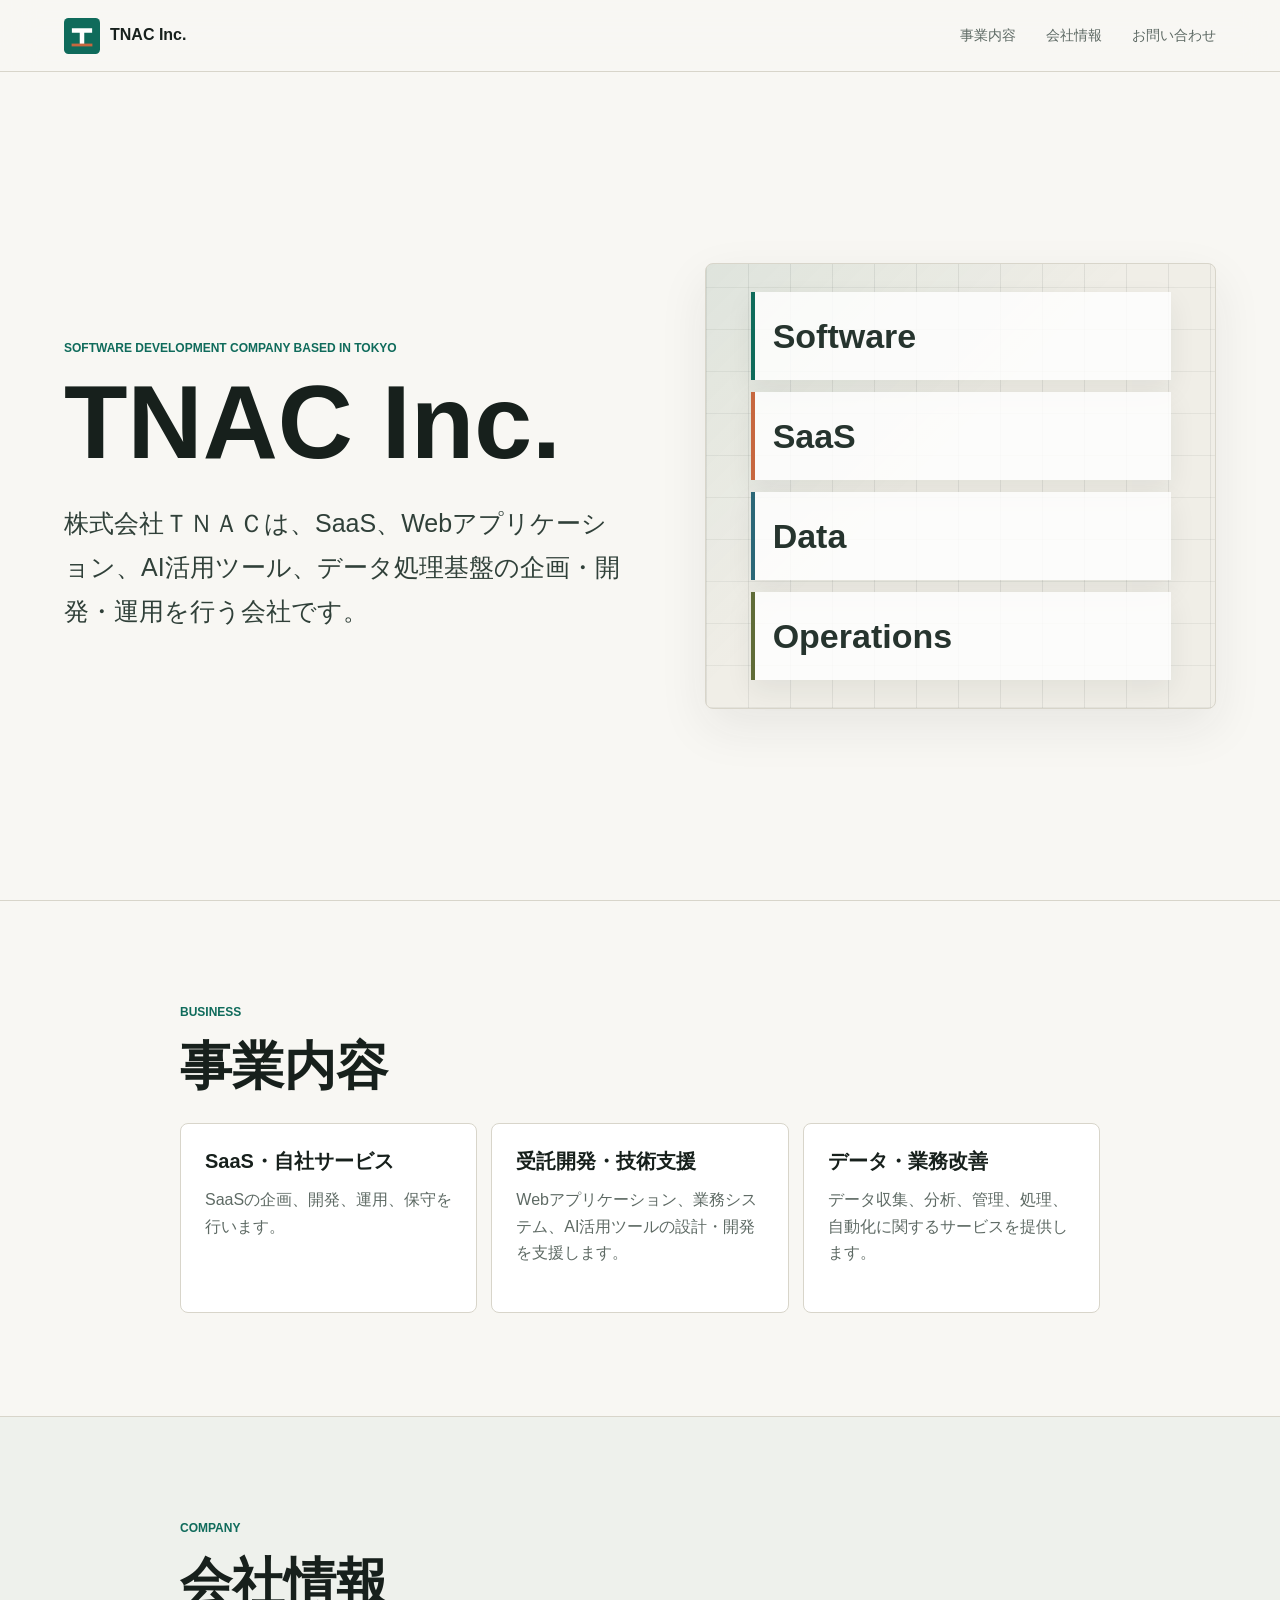
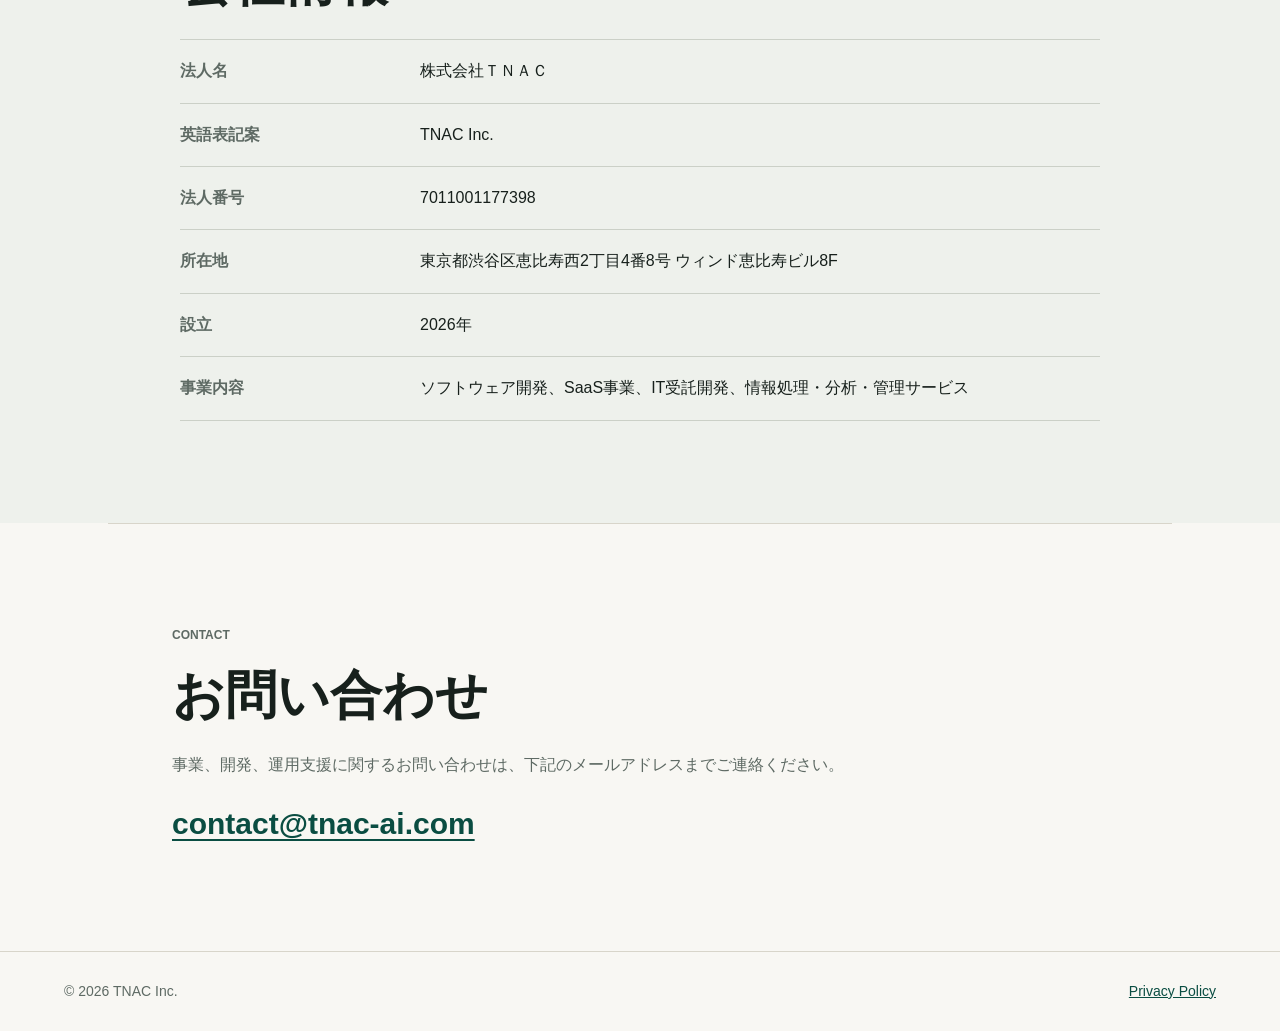
<file: index.html>
<!doctype html>
<html lang="ja">
  <head>
    <meta charset="utf-8">
    <meta name="viewport" content="width=device-width, initial-scale=1">
    <title>TNAC Inc. | 株式会社ＴＮＡＣ</title>
    <meta name="description" content="株式会社ＴＮＡＣは、ソフトウェア開発、SaaS事業、IT受託開発、情報処理・分析・管理サービスを提供する東京の会社です。">
    <meta property="og:title" content="TNAC Inc. | 株式会社ＴＮＡＣ">
    <meta property="og:description" content="Software development, SaaS, IT consulting, data processing, and operational support.">
    <meta property="og:type" content="website">
    <link rel="icon" href="assets/mark.svg" type="image/svg+xml">
    <link rel="stylesheet" href="styles.css">
  </head>
  <body>
    <header class="site-header" aria-label="Site header">
      <a class="brand" href="./" aria-label="TNAC Inc. home">
        <img src="assets/mark.svg" alt="" width="36" height="36">
        <span>TNAC Inc.</span>
      </a>
      <nav class="nav" aria-label="Primary navigation">
        <a href="#business">事業内容</a>
        <a href="#company">会社情報</a>
        <a href="#contact">お問い合わせ</a>
      </nav>
    </header>

    <main>
      <section class="hero" aria-labelledby="hero-title">
        <div class="hero-copy">
          <p class="eyebrow">Software development company based in Tokyo</p>
          <h1 id="hero-title">TNAC Inc.</h1>
          <p class="lead">
            株式会社ＴＮＡＣは、SaaS、Webアプリケーション、AI活用ツール、データ処理基盤の企画・開発・運用を行う会社です。
          </p>
        </div>
        <div class="hero-visual" aria-label="TNAC service areas">
          <div class="signal-panel">
            <span>Software</span>
            <span>SaaS</span>
            <span>Data</span>
            <span>Operations</span>
          </div>
        </div>
      </section>

      <section class="section" id="business" aria-labelledby="business-title">
        <div class="section-heading">
          <p class="eyebrow">Business</p>
          <h2 id="business-title">事業内容</h2>
        </div>
        <div class="service-grid">
          <article>
            <h3>SaaS・自社サービス</h3>
            <p>SaaSの企画、開発、運用、保守を行います。</p>
          </article>
          <article>
            <h3>受託開発・技術支援</h3>
            <p>Webアプリケーション、業務システム、AI活用ツールの設計・開発を支援します。</p>
          </article>
          <article>
            <h3>データ・業務改善</h3>
            <p>データ収集、分析、管理、処理、自動化に関するサービスを提供します。</p>
          </article>
        </div>
      </section>

      <section class="section company-band" id="company" aria-labelledby="company-title">
        <div class="section-heading">
          <p class="eyebrow">Company</p>
          <h2 id="company-title">会社情報</h2>
        </div>
        <dl class="company-list">
          <div>
            <dt>法人名</dt>
            <dd>株式会社ＴＮＡＣ</dd>
          </div>
          <div>
            <dt>英語表記案</dt>
            <dd>TNAC Inc.</dd>
          </div>
          <div>
            <dt>法人番号</dt>
            <dd>7011001177398</dd>
          </div>
          <div>
            <dt>所在地</dt>
            <dd>東京都渋谷区恵比寿西2丁目4番8号 ウィンド恵比寿ビル8F</dd>
          </div>
          <div>
            <dt>設立</dt>
            <dd>2026年</dd>
          </div>
          <div>
            <dt>事業内容</dt>
            <dd>ソフトウェア開発、SaaS事業、IT受託開発、情報処理・分析・管理サービス</dd>
          </div>
        </dl>
      </section>

      <section class="section contact-section" id="contact" aria-labelledby="contact-title">
        <div class="section-heading">
          <p class="eyebrow">Contact</p>
          <h2 id="contact-title">お問い合わせ</h2>
        </div>
        <p>
          事業、開発、運用支援に関するお問い合わせは、下記のメールアドレスまでご連絡ください。
        </p>
        <a class="mail-link" href="mailto:contact@tnac-ai.com">contact@tnac-ai.com</a>
      </section>
    </main>

    <footer class="site-footer">
      <span>&copy; 2026 TNAC Inc.</span>
      <a href="privacy.html">Privacy Policy</a>
    </footer>
  </body>
</html>
</file>
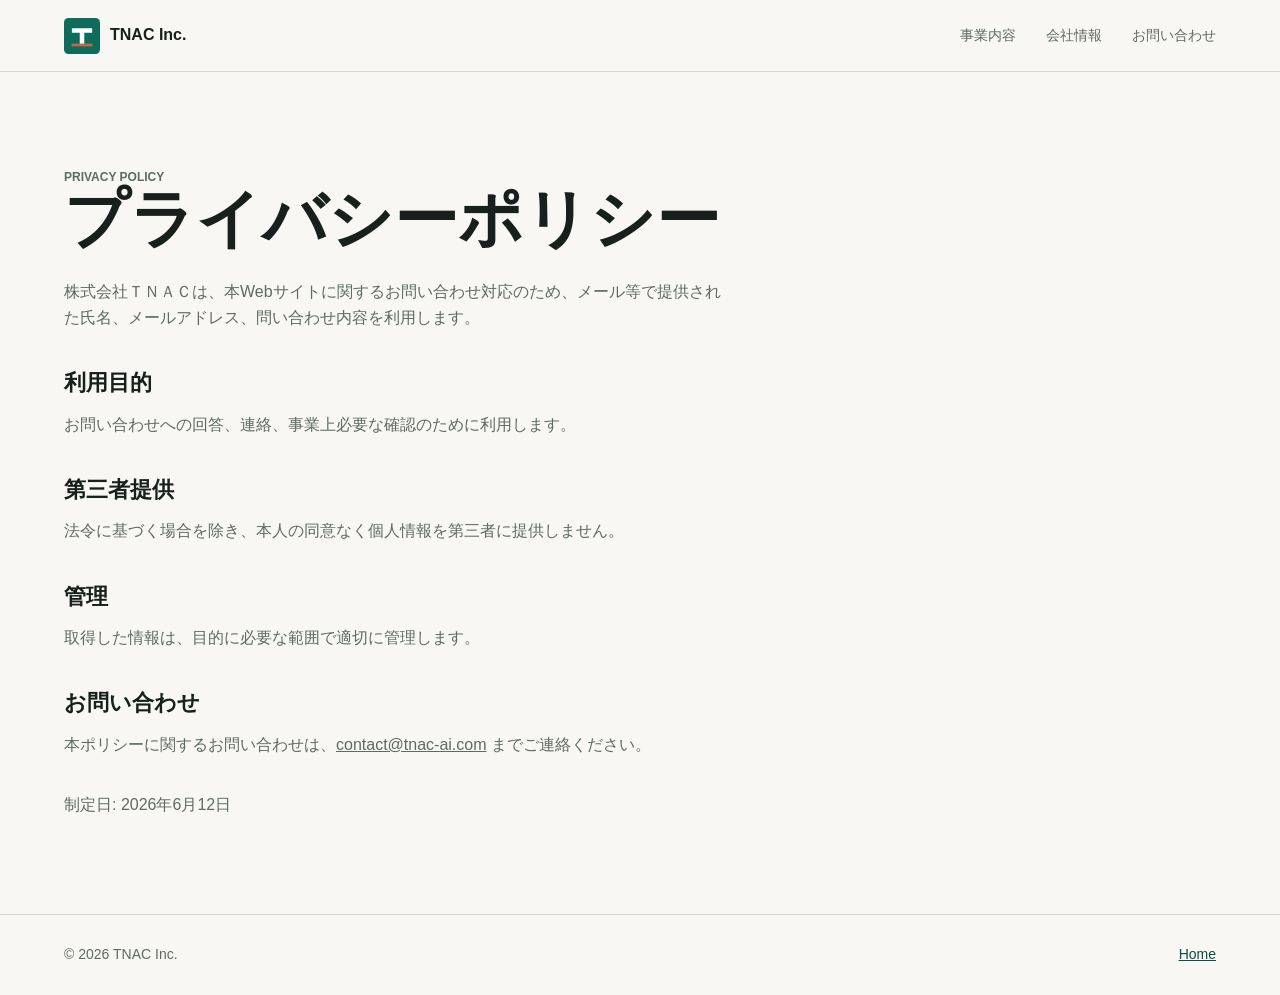
<file: privacy.html>
<!doctype html>
<html lang="ja">
  <head>
    <meta charset="utf-8">
    <meta name="viewport" content="width=device-width, initial-scale=1">
    <title>Privacy Policy | TNAC Inc.</title>
    <meta name="description" content="株式会社ＴＮＡＣのコーポレートサイトに関するプライバシーポリシーです。">
    <link rel="icon" href="assets/mark.svg" type="image/svg+xml">
    <link rel="stylesheet" href="styles.css">
  </head>
  <body>
    <header class="site-header" aria-label="Site header">
      <a class="brand" href="./" aria-label="TNAC Inc. home">
        <img src="assets/mark.svg" alt="" width="36" height="36">
        <span>TNAC Inc.</span>
      </a>
      <nav class="nav" aria-label="Primary navigation">
        <a href="index.html#business">事業内容</a>
        <a href="index.html#company">会社情報</a>
        <a href="index.html#contact">お問い合わせ</a>
      </nav>
    </header>

    <main>
      <section class="policy">
        <p class="eyebrow">Privacy Policy</p>
        <h1>プライバシーポリシー</h1>
        <p>
          株式会社ＴＮＡＣは、本Webサイトに関するお問い合わせ対応のため、メール等で提供された氏名、メールアドレス、問い合わせ内容を利用します。
        </p>
        <h2>利用目的</h2>
        <p>お問い合わせへの回答、連絡、事業上必要な確認のために利用します。</p>
        <h2>第三者提供</h2>
        <p>法令に基づく場合を除き、本人の同意なく個人情報を第三者に提供しません。</p>
        <h2>管理</h2>
        <p>取得した情報は、目的に必要な範囲で適切に管理します。</p>
        <h2>お問い合わせ</h2>
        <p>本ポリシーに関するお問い合わせは、<a href="mailto:contact@tnac-ai.com">contact@tnac-ai.com</a> までご連絡ください。</p>
        <p class="updated">制定日: 2026年6月12日</p>
      </section>
    </main>

    <footer class="site-footer">
      <span>&copy; 2026 TNAC Inc.</span>
      <a href="index.html">Home</a>
    </footer>
  </body>
</html>
</file>
<file: styles.css>
:root {
  color-scheme: light;
  --bg: #f8f7f3;
  --ink: #17201c;
  --muted: #5e6a64;
  --line: #d8d5ca;
  --surface: #ffffff;
  --accent: #0f6b5b;
  --accent-strong: #0a4d42;
  --warm: #c7673f;
  --shadow: 0 18px 50px rgba(34, 43, 39, 0.08);
}

* {
  box-sizing: border-box;
}

html {
  scroll-behavior: smooth;
}

body {
  margin: 0;
  background: var(--bg);
  color: var(--ink);
  font-family: -apple-system, BlinkMacSystemFont, "Helvetica Neue", "Segoe UI", sans-serif;
  line-height: 1.65;
}

a {
  color: inherit;
}

.site-header {
  position: sticky;
  top: 0;
  z-index: 10;
  display: flex;
  align-items: center;
  justify-content: space-between;
  gap: 24px;
  min-height: 72px;
  padding: 16px clamp(20px, 5vw, 72px);
  background: rgba(248, 247, 243, 0.92);
  border-bottom: 1px solid var(--line);
  backdrop-filter: blur(18px);
}

.brand {
  display: inline-flex;
  align-items: center;
  gap: 10px;
  text-decoration: none;
  font-weight: 700;
  letter-spacing: 0;
}

.brand img {
  display: block;
}

.nav {
  display: flex;
  align-items: center;
  gap: clamp(14px, 3vw, 30px);
  color: var(--muted);
  font-size: 14px;
  white-space: nowrap;
}

.nav a {
  text-decoration: none;
}

.nav a:hover {
  color: var(--accent-strong);
}

.hero {
  display: grid;
  grid-template-columns: minmax(0, 1.05fr) minmax(280px, 0.95fr);
  align-items: center;
  gap: clamp(34px, 6vw, 88px);
  min-height: calc(100vh - 72px);
  padding: clamp(48px, 8vw, 96px) clamp(20px, 5vw, 72px);
}

.hero-copy {
  max-width: 760px;
}

.eyebrow {
  margin: 0 0 14px;
  color: var(--accent);
  font-size: 12px;
  font-weight: 700;
  letter-spacing: 0;
  text-transform: uppercase;
}

h1,
h2,
h3,
p {
  overflow-wrap: anywhere;
}

h1 {
  margin: 0;
  font-size: clamp(48px, 9vw, 104px);
  line-height: 0.98;
  letter-spacing: 0;
}

.lead {
  max-width: 660px;
  margin: 28px 0 0;
  color: #304039;
  font-size: clamp(18px, 2.2vw, 25px);
  line-height: 1.75;
}

.hero-visual {
  min-height: 420px;
  border: 1px solid var(--line);
  border-radius: 8px;
  background:
    linear-gradient(135deg, rgba(15, 107, 91, 0.08), transparent 45%),
    repeating-linear-gradient(90deg, rgba(23, 32, 28, 0.08) 0 1px, transparent 1px 42px),
    repeating-linear-gradient(0deg, rgba(23, 32, 28, 0.06) 0 1px, transparent 1px 42px),
    #f0eee7;
  box-shadow: var(--shadow);
  display: grid;
  place-items: center;
  padding: 28px;
}

.signal-panel {
  width: min(100%, 420px);
  display: grid;
  gap: 12px;
}

.signal-panel span {
  display: block;
  padding: 16px 18px;
  border-left: 4px solid var(--accent);
  background: rgba(255, 255, 255, 0.82);
  color: #26342e;
  font-size: clamp(20px, 3.3vw, 34px);
  font-weight: 700;
  letter-spacing: 0;
  box-shadow: 0 10px 26px rgba(34, 43, 39, 0.07);
}

.signal-panel span:nth-child(2) {
  border-left-color: var(--warm);
}

.signal-panel span:nth-child(3) {
  border-left-color: #2b6777;
}

.signal-panel span:nth-child(4) {
  border-left-color: #606c38;
}

.section {
  padding: clamp(56px, 8vw, 104px) clamp(20px, 5vw, 72px);
  border-top: 1px solid var(--line);
}

.section-heading {
  max-width: 920px;
  margin: 0 auto 28px;
}

.section h2 {
  margin: 0;
  font-size: clamp(28px, 5vw, 52px);
  line-height: 1.12;
  letter-spacing: 0;
}

.service-grid {
  max-width: 920px;
  margin: 0 auto;
  display: grid;
  grid-template-columns: repeat(3, minmax(0, 1fr));
  gap: 14px;
}

.service-grid article {
  min-height: 190px;
  padding: 24px;
  border: 1px solid var(--line);
  border-radius: 8px;
  background: var(--surface);
}

.service-grid h3 {
  margin: 0 0 12px;
  font-size: 20px;
  line-height: 1.35;
  letter-spacing: 0;
}

.service-grid p,
.contact-section p,
.policy p {
  margin: 0;
  color: var(--muted);
}

.company-band {
  background: #eef1ec;
}

.company-list {
  max-width: 920px;
  margin: 0 auto;
  border-top: 1px solid #cbd0c7;
}

.company-list div {
  display: grid;
  grid-template-columns: minmax(120px, 220px) 1fr;
  gap: 20px;
  padding: 18px 0;
  border-bottom: 1px solid #cbd0c7;
}

.company-list dt {
  color: var(--muted);
  font-weight: 700;
}

.company-list dd {
  margin: 0;
}

.contact-section {
  max-width: 1064px;
  margin: 0 auto;
}

.contact-section .section-heading {
  margin-left: 0;
}

.contact-section p {
  max-width: 680px;
  margin-bottom: 20px;
}

.mail-link {
  display: inline-flex;
  min-height: 44px;
  align-items: center;
  color: var(--accent-strong);
  font-size: clamp(20px, 3vw, 30px);
  font-weight: 700;
  text-decoration-thickness: 2px;
  text-underline-offset: 5px;
}

.site-footer {
  display: flex;
  justify-content: space-between;
  gap: 18px;
  padding: 28px clamp(20px, 5vw, 72px);
  border-top: 1px solid var(--line);
  color: var(--muted);
  font-size: 14px;
}

.site-footer a {
  color: var(--accent-strong);
}

.policy {
  max-width: 800px;
  min-height: calc(100vh - 145px);
  padding: clamp(48px, 8vw, 96px) clamp(20px, 5vw, 72px);
}

.policy h1 {
  margin: 0 0 28px;
  font-size: clamp(36px, 6vw, 64px);
}

.policy h2 {
  margin: 34px 0 10px;
  font-size: 22px;
  letter-spacing: 0;
}

.policy .updated {
  margin-top: 34px;
}

@media (max-width: 760px) {
  .site-header {
    position: static;
    align-items: flex-start;
    flex-direction: column;
    min-height: auto;
  }

  .nav {
    width: 100%;
    justify-content: space-between;
    gap: 10px;
    font-size: 13px;
  }

  .hero {
    grid-template-columns: 1fr;
    min-height: auto;
    padding-top: 44px;
  }

  .hero-visual {
    min-height: 300px;
  }

  .service-grid {
    grid-template-columns: 1fr;
  }

  .service-grid article {
    min-height: 0;
  }

  .company-list div {
    grid-template-columns: 1fr;
    gap: 4px;
  }

  .site-footer {
    flex-direction: column;
  }
}
</file>
